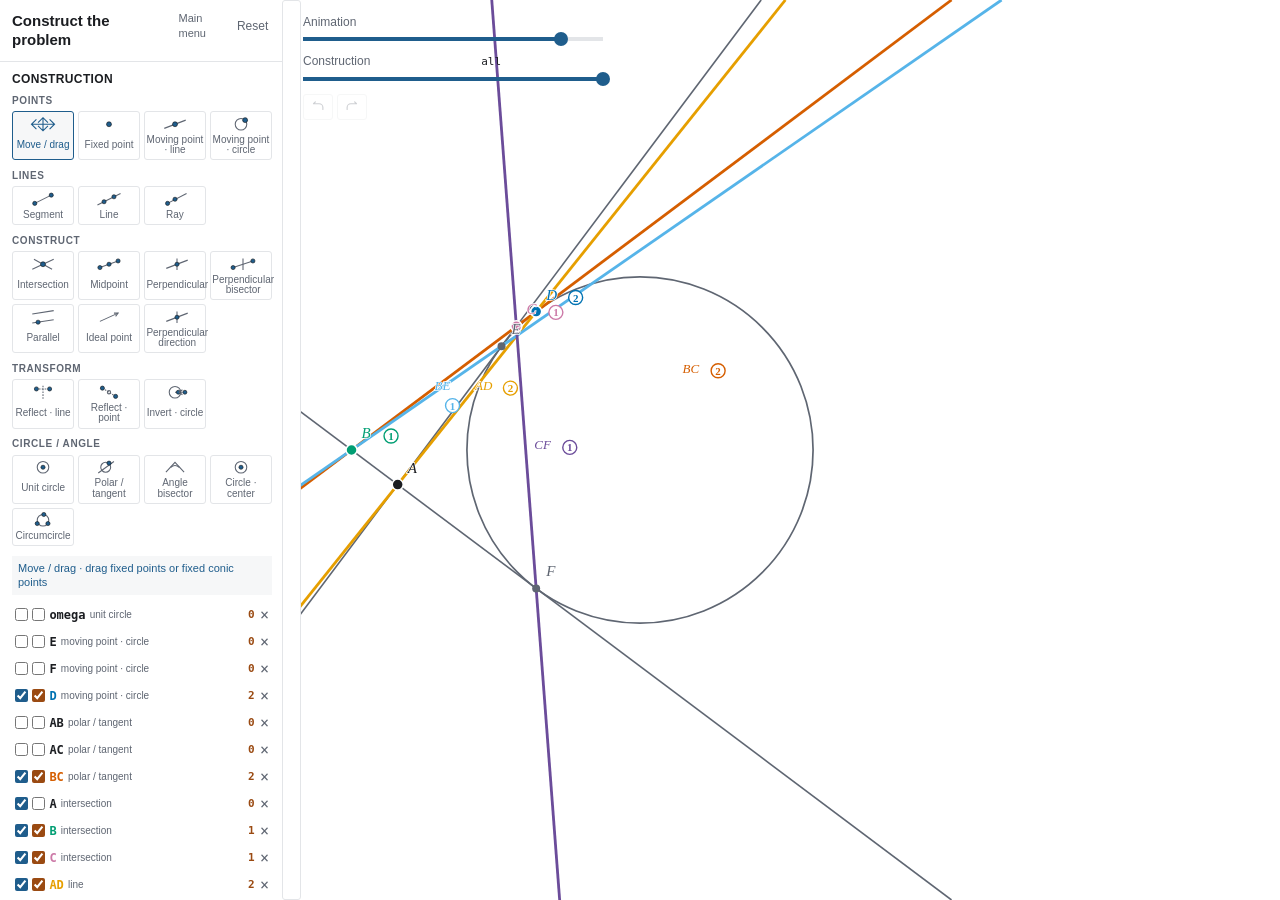
<file: prototype/index.html>
<!doctype html>
<html lang="en">
<head>
  <meta charset="utf-8">
  <meta name="viewport" content="width=device-width, initial-scale=1">
  <title>Fokozás applet editor</title>
  <script>try{const t=localStorage.getItem("mmp-theme");if(t)document.documentElement.dataset.theme=t}catch{}</script>
  <link rel="stylesheet" href="../site/static/style.css">
  <link rel="stylesheet" href="style.css">
</head>
<body>
  <main class="workbench author-layout">
    <section class="stage" aria-label="Animated construction">
      <div class="canvas-wrap">
        <svg id="canvas" viewBox="-3.4 -2.6 6.8 5.2" role="img" aria-label="Animated geometric construction"></svg>
      </div>
      <div class="stage-controls">
        <label class="range-label">Animation
          <input id="slider" type="range" min="-1" max="1" step="0.002" value="0.72" aria-label="Move animated point">
        </label>
        <label class="range-label construction-control">Construction <output id="stepValue">all</output>
          <input id="stepSlider" type="range" min="0" max="13" step="1" value="13" aria-label="Show construction steps">
        </label>
        <div class="history-controls" aria-label="History">
          <button id="undo" class="history-button" type="button" aria-label="Undo" title="Undo" disabled><svg viewBox="0 0 24 24" aria-hidden="true"><path d="M9 6H4l3-3M4 6h9a6 6 0 0 1 6 6v3"></path></svg></button>
          <button id="redo" class="history-button" type="button" aria-label="Redo" title="Redo" disabled><svg viewBox="0 0 24 24" aria-hidden="true"><path d="M15 6h5l-3-3M20 6h-9a6 6 0 0 0-6 6v3"></path></svg></button>
        </div>
      </div>
    </section>

    <aside class="panel">
      <section id="authorPanel">
        <div class="panel-title">
          <div><h2>Construct the problem</h2></div>
          <div class="panel-actions"><a class="back-link" href="../out/">Main menu</a><button class="quiet" id="reset" type="button">Reset</button></div>
        </div>

        <section class="editor-section">
          <div class="section-head"><h3>Construction</h3></div>
          <div id="toolPalette" class="tool-palette"></div>
          <div id="toolHelp" class="tool-help"></div>
          <div id="steps" class="step-list"></div>
        </section>

        <section class="editor-section">
          <div class="section-head"><h3>Claim</h3></div>
          <form id="claimForm" class="claim-form">
            <select id="claimOp" aria-label="Claim type"><option value="collinear">collinear</option><option value="concurrent">concurrent</option></select>
            <span id="claimArgs"></span>
            <button type="submit">Update claim</button>
          </form>
          <div class="claim-result" id="claimResult"></div>
        </section>

        <section class="editor-section">
          <div class="section-head"><h3>Degrees</h3></div>
          <div id="answers" class="answer-table"></div>
        </section>

        <section class="editor-section export-section">
          <div class="section-head"><h3>Export</h3></div>
          <div class="export-actions"><button id="downloadMmp" type="button">Download .mmp</button><button id="downloadJSON" type="button" class="secondary">Export JSON</button><label class="file-button">Import JSON<input id="importJSON" type="file" accept="application/json,.json"></label></div>
        </section>
      </section>

    </aside>
    <button id="resizeSidebar" class="sidebar-resize" type="button" aria-label="Resize tools"></button>
  </main>

  <div class="toast" id="toast" role="status" aria-live="polite"></div>
  <script type="module" src="app.js"></script>
</body>
</html>
</file>
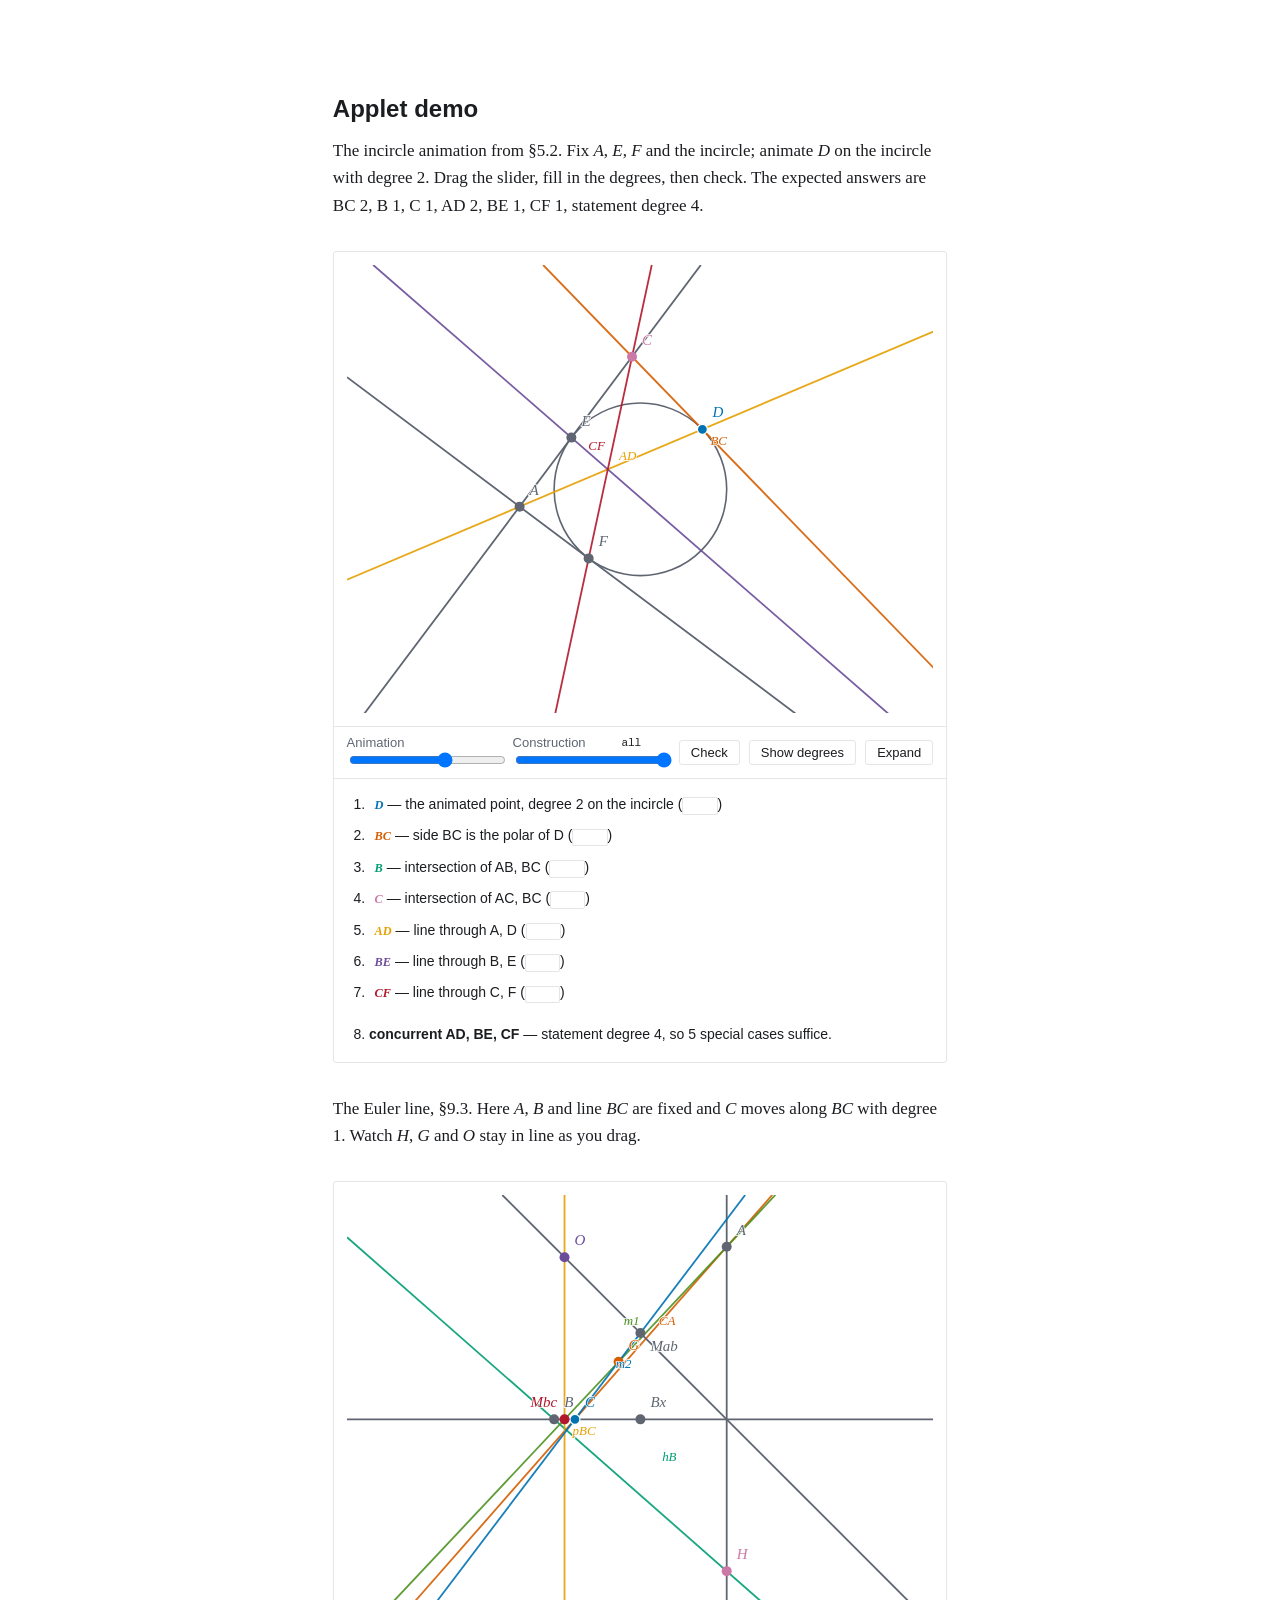
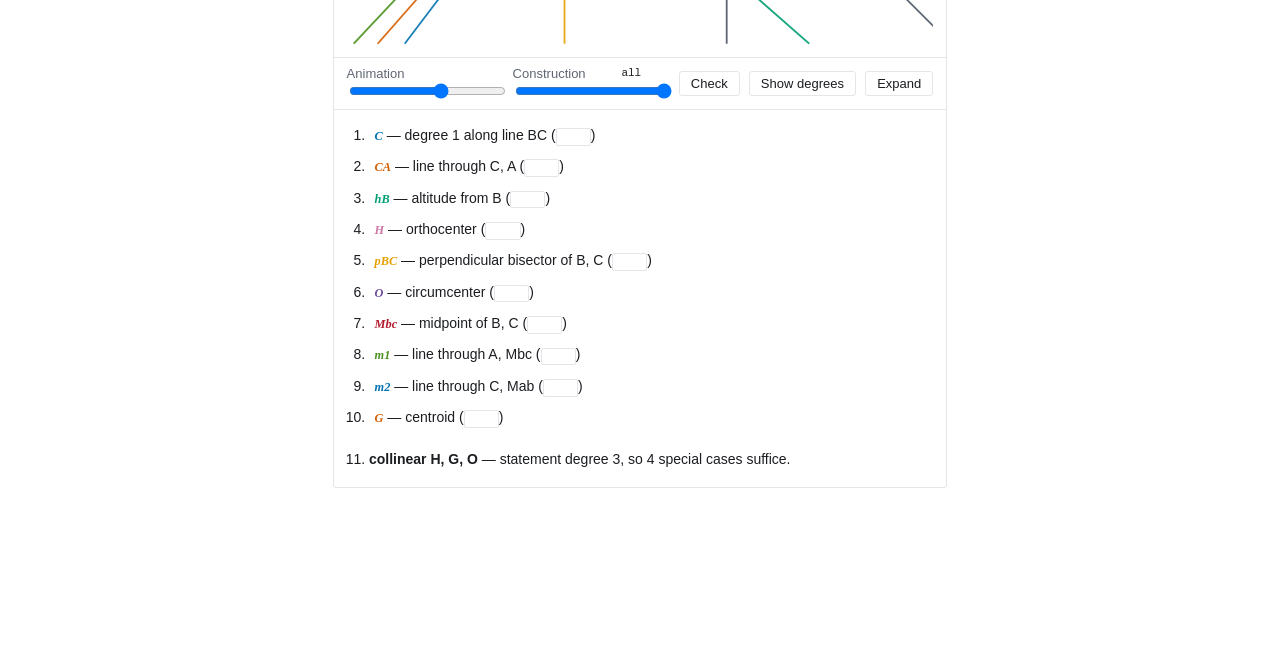
<file: site/static/mmp/demo.html>
<!doctype html>
<!--
  demo.html — the applet with no build pipeline behind it.

      cd site/static && python3 -m http.server 8000
      open http://localhost:8000/mmp/demo.html

  This exercises engine.js, applet.js and style.css in a real browser. If this
  page works, the interactive part of the site works; everything else is
  plumbing. Edit the construction below and reload to try your own.
-->
<html lang="en">
<head>
<meta charset="utf-8">
<meta name="viewport" content="width=device-width, initial-scale=1">
<title>MMP applet demo</title>
<link rel="stylesheet" href="../style.css">
<style>body { grid-template-columns: 1fr; } .content { max-width: 48rem; margin: 0 auto; }</style>
</head>
<body data-book="demo">
<div class="content">
<main>

<h2>Applet demo</h2>

<p>The incircle animation from §5.2. Fix <em>A</em>, <em>E</em>, <em>F</em> and
the incircle; animate <em>D</em> on the incircle with degree 2. Drag the slider,
fill in the degrees, then check. The expected answers are
BC 2, B 1, C 1, AD 2, BE 1, CF 1, statement degree 4.</p>

<div class="mmp" data-applet="mmp">
  <div class="mmp-figure"><p class="mmp-fallback">(static figure goes here)</p></div>
  <script type="text/mmp">
E  = circle 3          # tangency point on CA, fixed
F  = circle -2         # tangency point on AB, fixed
D  = circle $t         # the animated point, degree 2 on the incircle
AB = polar F           # side AB is the polar of F
AC = polar E           # side AC is the polar of E
BC = polar D           # side BC is the polar of D
A  = meet AB AC
B  = meet AB BC
C  = meet AC BC
AD = join A D
BE = join B E
CF = join C F
claim concurrent AD BE CF
  </script>
  <div class="mmp-controls">
    <label class="mmp-range">Animation
      <input class="mmp-slider" type="range" min="-1" max="1" step="0.002" value="0.25"
             aria-label="Move the animated point">
    </label>
    <label class="mmp-range">Construction <output class="mmp-construction-value">all</output>
      <input class="mmp-construction-slider" type="range" min="0" max="13" step="1" value="13"
             aria-label="Show construction steps">
    </label>
    <button data-act="check">Check</button>
    <button data-act="reveal">Show degrees</button>
    <button data-act="expand" aria-expanded="false">Expand</button>
  </div>
  <ol class="mmp-steps"></ol>
  <div class="mmp-error"></div>
</div>

<p>The Euler line, §9.3. Here <em>A</em>, <em>B</em> and line <em>BC</em> are
fixed and <em>C</em> moves along <em>BC</em> with degree 1. Watch
<em>H</em>, <em>G</em> and <em>O</em> stay in line as you drag.</p>

<div class="mmp" data-applet="mmp">
  <div class="mmp-figure"><p class="mmp-fallback">(static figure goes here)</p></div>
  <script type="text/mmp">
A   = free 1 2
B   = free -1 0
Bx  = free 0 0
C   = on B Bx $t       # degree 1 along line BC
BC  = join B C
CA  = join C A
hA  = perpline A BC    # altitude from A
hB  = perpline B CA    # altitude from B
H   = meet hA hB       # orthocenter
pAB = perpbis A B
pBC = perpbis B C
O   = meet pAB pBC     # circumcenter
Mbc = midpoint B C
Mab = midpoint A B
m1  = join A Mbc
m2  = join C Mab
G   = meet m1 m2       # centroid
claim collinear H G O
  </script>
  <div class="mmp-controls">
    <label class="mmp-range">Animation
      <input class="mmp-slider" type="range" min="-1" max="1" step="0.002" value="0.2"
             aria-label="Move the animated point">
    </label>
    <label class="mmp-range">Construction <output class="mmp-construction-value">all</output>
      <input class="mmp-construction-slider" type="range" min="0" max="17" step="1" value="17"
             aria-label="Show construction steps">
    </label>
    <button data-act="check">Check</button>
    <button data-act="reveal">Show degrees</button>
    <button data-act="expand" aria-expanded="false">Expand</button>
  </div>
  <ol class="mmp-steps"></ol>
  <div class="mmp-error"></div>
</div>

</main>
</div>
<script type="module" src="./applet.js"></script>
</body>
</html>
</file>
<file: site/static/style.css>
/* Plain documentation layout. One accent, no gradients, no motion beyond a
   reference flash. Everything sized in a single type scale. */

:root {
  color-scheme: light;
  --paper: #ffffff;
  --ink: #1b1d21;
  --muted: #5f6672;
  --rule: #e3e5e8;
  --wash: #f6f7f8;
  --accent: #1f5d8c;        /* construction-line blue */
  --accent-ink: #ffffff;
  --flag: #9a4a12;          /* degrees and coincidence counts */
  --diagram-filter: none;
  --theorem-border: #ed2839; --theorem-bg: #ffe4e3;
  --lemma-border: #006eb8; --lemma-bg: #e6eafa;
  --definition-border: #3c3c3c; --definition-bg: #e6e6e6;
  --exercise-border: #800080; --exercise-bg: #f6eafc;
  --example-border: #5a5a5a; --example-bg: #ffffff;
  --proof-border: #000000; --proof-bg: #ffffff;
  --sans: ui-sans-serif, "Inter", "Helvetica Neue", Arial, sans-serif;
  --serif: "Iowan Old Style", "Charter", "Georgia", "Nimbus Roman", serif;
  --math: "STIX Two Math", "Latin Modern Math", "Cambria Math", "Times New Roman", serif;
  --mono: ui-monospace, "SFMono-Regular", "JetBrains Mono", Menlo, monospace;
  --good: #2d8a50;
  --measure: 48rem;
}

@media (prefers-color-scheme: dark) {
  :root {
    color-scheme: dark;
    --paper: #14161a; --ink: #e6e8ea; --muted: #9aa1ab; --good: #78c990;
    --rule: #2a2e35; --wash: #1b1e23; --accent: #7fb2dc; --accent-ink: #14161a; --flag: #d99257;
    --diagram-filter: invert(.88) hue-rotate(180deg);
    --theorem-border: #ff7180; --theorem-bg: #3a2024;
    --lemma-border: #62b5eb; --lemma-bg: #1e2d3f;
    --definition-border: #a7adb3; --definition-bg: #2a2d31;
    --exercise-border: #d58ce7; --exercise-bg: #32233a;
    --example-border: #a6abb0; --example-bg: #222427;
    --proof-border: #969ba1; --proof-bg: transparent;
  }
}

html[data-theme="light"] {
  color-scheme: light;
  --paper: #ffffff; --ink: #1b1d21; --muted: #5f6672; --good: #2d8a50;
  --rule: #e3e5e8; --wash: #f6f7f8; --accent: #1f5d8c; --accent-ink: #ffffff; --flag: #9a4a12;
  --diagram-filter: none;
  --theorem-border: #ed2839; --theorem-bg: #ffe4e3;
  --lemma-border: #006eb8; --lemma-bg: #e6eafa;
  --definition-border: #3c3c3c; --definition-bg: #e6e6e6;
  --exercise-border: #800080; --exercise-bg: #f6eafc;
  --example-border: #5a5a5a; --example-bg: #ffffff;
  --proof-border: #000000; --proof-bg: #ffffff;
}
html[data-theme="dark"] {
  color-scheme: dark;
  --paper: #14161a; --ink: #e6e8ea; --muted: #9aa1ab; --good: #78c990;
  --rule: #2a2e35; --wash: #1b1e23; --accent: #7fb2dc; --accent-ink: #14161a; --flag: #d99257;
  --diagram-filter: invert(.88) hue-rotate(180deg);
  --theorem-border: #ff7180; --theorem-bg: #3a2024;
  --lemma-border: #62b5eb; --lemma-bg: #1e2d3f;
  --definition-border: #a7adb3; --definition-bg: #2a2d31;
  --exercise-border: #d58ce7; --exercise-bg: #32233a;
  --example-border: #a6abb0; --example-bg: #222427;
  --proof-border: #969ba1; --proof-bg: transparent;
}

* { box-sizing: border-box; }
html { -webkit-text-size-adjust: 100%; }
body {
  margin: 0; background: var(--paper); color: var(--ink);
  font: 400 17px/1.6 var(--serif);
  display: grid; grid-template-columns: 18rem minmax(0, 1fr); min-width: 0;
}

/* ---------------------------------------------------------------- sidebar */

.sidebar {
  border-right: 1px solid var(--rule); padding: 2rem 1.3rem 4rem;
  position: sticky; top: 0; height: 100vh; overflow: hidden; display: flex; flex-direction: column;
  min-width: 0; font-family: var(--sans); font-size: 15px;
}
.sidebar-head { display: flex; align-items: flex-start; justify-content: space-between; gap: .6rem; }
.sidebar h1 { font: 600 16px/1.3 var(--sans); letter-spacing: .01em; margin: 0 0 .2rem; }
.sidebar .sub { color: var(--muted); font-size: 13px; margin: 0 0 1.6rem; }
.sidebar-close { flex: 0 0 auto; border: 0; padding: .05rem .25rem; color: var(--muted); background: transparent; cursor: pointer; font: 24px/1 var(--sans); }
.sidebar-close:hover { color: var(--accent); }
.booktabs { display: flex; gap: .35rem; margin-bottom: 1.4rem; }
.booktabs a {
  flex: 1; min-width: 0; text-align: center; padding: .35rem .3rem; border: 1px solid var(--rule);
  border-radius: 3px; text-decoration: none; color: var(--muted); font-size: 14px;
  white-space: nowrap; overflow-wrap: normal;
}
.booktabs .editor-tab { color: var(--accent); }
.sidebar .booktabs a[aria-current] { color: var(--accent-ink); background: var(--accent); border-color: var(--accent); }
.theme-toggle {
  width: 100%; margin: 0 0 .4rem; padding: .35rem .5rem; border: 1px solid var(--rule);
  border-radius: 3px; background: transparent; color: var(--muted); cursor: pointer;
  font: 13px var(--sans); text-align: left;
}
.theme-toggle:hover { color: var(--accent); border-color: var(--accent); }
.sidebar .toc { flex: 1; min-height: 0; overflow-y: auto; margin: 0 -1.3rem; padding: 0 1.3rem 2rem; }
.toc summary {
  display: flex; justify-content: space-between; align-items: center;
  margin: 1.3rem 0 .45rem; padding-top: 1rem;
  border-top: 1px solid var(--rule); color: var(--muted);
  font: 600 12px/1 var(--sans); letter-spacing: .08em; text-transform: uppercase;
  list-style: none; pointer-events: none;
}
.toc summary::-webkit-details-marker { display: none; }
.toc summary span { font: 400 12px var(--mono); letter-spacing: 0; }
.sidebar ol { list-style: none; margin: 0; padding: 0; }
.sidebar li { margin: 0 0 .08rem; }
.sidebar a { color: var(--ink); text-decoration: none; display: block; padding: .18rem 0; }
.sidebar a:hover { color: var(--accent); }
.sidebar a[aria-current] { color: var(--accent); font-weight: 600; }
.sidebar .num { color: var(--muted); font-family: var(--mono); font-size: 13px; margin-right: .5rem; }
.sidebar .subsections { margin: .05rem 0 .45rem 1.35rem; padding-left: .65rem; border-left: 1px solid var(--rule); }
.sidebar .chapter:not(.is-current) .subsections { display: none; }
.sidebar .subsections a { color: var(--muted); font-size: 13px; line-height: 1.35; }
.sidebar .subsections a:hover { color: var(--accent); }
.sidebar .subsections .num { font-size: 11px; margin-right: .35rem; }
.sidebar .chapter.is-current > a { margin-left: -.45rem; padding-left: .45rem; border-left: 2px solid var(--accent); }
.sidebar-reopen { display: none; position: fixed; z-index: 10; top: 1rem; left: 1rem; align-items: center; gap: .4rem; border: 1px solid var(--rule); border-radius: 3px; padding: .35rem .6rem; color: var(--muted); background: var(--paper); cursor: pointer; font: 13px var(--sans); box-shadow: 0 2px 8px color-mix(in srgb, var(--ink) 10%, transparent); }
.sidebar-reopen:hover { color: var(--accent); border-color: var(--accent); }
.sidebar-scrim { display: none; }
html[data-sidebar="closed"] body:not(.split) { grid-template-columns: minmax(0, 1fr); }
html[data-sidebar="closed"] body:not(.split) .sidebar { display: none; }
html[data-sidebar="closed"] body:not(.split) .sidebar-reopen { display: flex; }
body.split .sidebar-reopen, body.split .sidebar-scrim { display: none; }

/* ------------------------------------------------------------------ prose */

.content { padding: 3.5rem clamp(2rem, 6vw, 7rem) 8rem; min-width: 0; }
main { width: 100%; max-width: var(--measure); min-width: 0; }
html[data-sidebar="closed"] .content main { margin-inline: auto; }
.pager { display: flex; justify-content: space-between; gap: 1rem; margin-top: 2rem; }
h2, h3, h4 { font-family: var(--sans); line-height: 1.25; margin: 2.4rem 0 .8rem; }
h2 { font-size: 1.5rem; font-weight: 650; }
h3 { font-size: 1.15rem; font-weight: 600; }
h4 { font-size: 1rem; font-weight: 600; }
p { margin: 0 0 1rem; }
a { color: var(--accent); text-decoration-thickness: 1px; text-underline-offset: 2px; }
code, .mmp-input, .num { font-family: var(--mono); font-size: .88em; }
figure { margin: 1.8rem 0; text-align: center; }
figure > img, figure > object { display: block; margin-inline: auto; }
figcaption { font: 400 14px/1.5 var(--sans); color: var(--muted); margin-top: .5rem; }
img { max-width: 100%; height: auto; }
img.ltx_graphics, .mmp-fallback { filter: var(--diagram-filter); }
table.ltx_equation { max-width: 100%; margin: 1rem auto; text-align: center; }
a { overflow-wrap: anywhere; }

/* LaTeXML puts the marker beside a block paragraph; align both as columns. */
ul.ltx_itemize, ol.ltx_enumerate { list-style: none; margin: .8rem 0 1.1rem; padding: 0; }
.ltx_itemize > .ltx_item, .ltx_enumerate > .ltx_item {
  display: grid; grid-template-columns: 1.25rem minmax(0, 1fr);
  column-gap: .65rem; align-items: baseline; margin: .45rem 0;
}
.ltx_item > .ltx_tag_item { grid-column: 1; color: var(--ink); }
.ltx_item > .ltx_para { grid-column: 2; min-width: 0; margin: 0; }
.ltx_item > .ltx_para > .ltx_p { margin: 0; }

/* theorem-like environments, keyed by the LaTeX environment name */
.thm { margin: 1.4rem 0; padding: .8rem 1.1rem .85rem; border-left: 3px solid var(--rule); background: var(--definition-bg); }
.thm .ltx_title_theorem { margin: 0 0 .7rem; font: 600 .78rem/1.3 var(--sans); color: var(--muted); }
.thm .ltx_title_theorem .ltx_tag { color: var(--ink); }
.thm > .ltx_para { margin: .6rem 0; }
.thm > .ltx_para:first-of-type { margin-top: 0; }
.thm > .ltx_para:last-child { margin-bottom: 0; }
.thm .ltx_p { margin: 0; }
.thm-theorem { border-left-color: var(--theorem-border); background: var(--theorem-bg); }
.thm-lemma, .thm-corollary { border-left-color: var(--lemma-border); background: var(--lemma-bg); }
.thm-definition { border-left-color: var(--definition-border); background: var(--definition-bg); }
.thm-remark, .thm-example { border-left-color: var(--example-border); background: var(--example-bg); }
.thm-exercise { border-left-color: var(--exercise-border); background: var(--exercise-bg); }
.proof { margin: 1.25rem 0 1.5rem; padding: .75rem 1.1rem .8rem; border-left: 2px solid var(--proof-border); background: var(--proof-bg); }
.proof .ltx_title_proof { margin: 0 0 .55rem; font: 600 .78rem/1.3 var(--sans); color: var(--muted); }
.proof > .ltx_para { margin: .5rem 0; }
.proof > .ltx_para:first-of-type { margin-top: 0; }
.proof > .ltx_para:last-child { margin-bottom: 0; }
.proof .ltx_p { margin: 0; }
.qed { display: inline-block; width: .68em; height: .68em; margin-left: .48em; border: .1em solid var(--muted); vertical-align: -.03em; }

.xref[data-book] { white-space: nowrap; }
.flash { animation: flash 1.2s ease-out; }
@keyframes flash { from { background: color-mix(in srgb, var(--accent) 18%, transparent); } to { background: transparent; } }
@media (prefers-reduced-motion: reduce) { .flash { animation: none; } }

/* ------------------------------------------------------------ split pane */

#pane { display: none; }
body.split { grid-template-columns: minmax(0, 1fr) minmax(0, 1fr); }
body.split .sidebar { display: none; }
body.split .content { padding: 3rem clamp(1.5rem, 3vw, 3rem) 6rem; }
body.split #pane {
  display: flex; flex-direction: column; border-left: 1px solid var(--rule);
  position: sticky; top: 0; height: 100vh;
}
.pane-bar {
  display: flex; align-items: center; justify-content: space-between; gap: 1rem;
  padding: .6rem 1.2rem; border-bottom: 1px solid var(--rule);
  font: 500 13px/1 var(--sans);
}
.pane-bar a { text-decoration: none; }
.pane-bar button { border: 0; background: none; color: var(--muted); cursor: pointer; font: inherit; }
.pane-body { overflow-y: auto; padding: 2rem 2rem 6rem; }
.pane-body main { max-width: none; }

/* An applet expansion keeps the manuscript in the middle and uses the
   existing reference pane for the interactive worksheet. */
body.mmp-split { grid-template-columns: 2.6rem minmax(0, 1fr) minmax(28rem, .9fr); height: 100vh; }
body.mmp-split .sidebar { display: flex; width: 2.6rem; padding: 0; overflow: hidden; }
body.mmp-split .sidebar > * { display: none; }
body.mmp-split .sidebar::after { content: ""; width: 2px; height: 2rem; margin: 1.2rem auto; background: var(--accent); opacity: .7; }
body.mmp-split .sidebar-reopen { display: flex; top: .95rem; left: .55rem; width: 1.5rem; height: 1.5rem; align-items: center; justify-content: center; padding: 0; font-size: 15px; box-shadow: none; }
body.mmp-split .sidebar-reopen span { display: none; }
html[data-sidebar="closed"] body.mmp-split .sidebar { display: flex; }
body.mmp-split .content { min-width: 0; max-width: none; height: 100vh; min-height: 100vh; align-self: stretch; overflow-y: auto; padding: 3rem clamp(1.5rem, 4vw, 4rem) 6rem; }
body.mmp-split #pane { display: flex; flex-direction: column; min-width: 0; }
body.mmp-split #pane .pane-bar { position: relative; inset: auto; flex: 0 0 auto; justify-content: flex-end; min-height: 2.25rem; padding: .35rem .7rem; }
body.mmp-split #pane .pane-title { display: none; }
body.mmp-split #pane .pane-bar button { width: 1.5rem; height: 1.5rem; padding: 0; border: 1px solid var(--rule); border-radius: 50%; background: var(--paper); font-size: 0; }
body.mmp-split #pane .pane-bar button::before { content: "×"; font-size: 1.1rem; line-height: 1; }
body.mmp-split #pane .pane-body { display: flex; flex: 1; min-height: 0; padding: 0; overflow: hidden; }
body.mmp-split #pane .mmp { display: flex; flex: 1; flex-direction: column; min-height: 0; margin: 0; border: 0; overflow: hidden; }
body.mmp-split #pane .mmp-figure { display: flex; flex: 1; min-height: 0; padding: 1.2rem 1.4rem .6rem; }
body.mmp-split #pane .mmp-canvas { width: 100%; height: 100%; max-height: none; }
body.mmp-split #pane .mmp-controls { flex: 0 0 auto; flex-wrap: wrap; padding: .55rem .8rem; }
body.mmp-split #pane .mmp-slider { flex-basis: 100%; }
body.mmp-split #pane .mmp-steps { align-self: flex-end; width: min(100%, 36rem); max-height: 32%; overflow: auto; border-top: 1px solid var(--rule); }
.mmp-origin-expanded { display: none !important; }

/* --------------------------------------------------------------- applets */

.mmp { position: relative; margin: 2rem 0; border: 1px solid var(--rule); border-radius: 3px; background: var(--paper); overflow: hidden; }
.mmp-figure { padding: .8rem; }
.mmp.is-live .mmp-fallback { display: none; }
.mmp-canvas { width: 100%; height: auto; display: block; aspect-ratio: 6.8 / 5.2; cursor: grab; user-select: none; -webkit-user-select: none; touch-action: none; }
.mmp-canvas.is-panning { cursor: grabbing; }
.mmp-conic { fill: none; stroke: var(--muted); stroke-width: 1.6px; vector-effect: non-scaling-stroke; }
.mmp-conic.mmp-colored { stroke: var(--object-color); opacity: .9; }
.mmp-conic.mmp-important { stroke: var(--ink); opacity: 1; }
.mmp-line { stroke: var(--muted); stroke-width: 1.8px; opacity: 1; vector-effect: non-scaling-stroke; }
.mmp-line.mmp-colored { stroke: var(--object-color); opacity: .9; }
.mmp-line.mmp-important { stroke: var(--ink); opacity: 1; }
.mmp-point { fill: var(--muted); opacity: 1; }
.mmp-point.mmp-colored { fill: var(--object-color); opacity: 1; }
.mmp-point.mmp-important { fill: var(--ink); opacity: 1; }
.mmp-point.mmp-animated { stroke: var(--paper); stroke-width: 1.2px; vector-effect: non-scaling-stroke; }
.mmp-ideal-arrow { fill: none; stroke: var(--object-color, var(--muted)); stroke-width: 1.5px; vector-effect: non-scaling-stroke; }
.mmp-label { fill: var(--muted); font-family: var(--math); font-style: italic; paint-order: stroke; stroke: var(--paper); stroke-width: 1.5px; vector-effect: non-scaling-stroke; pointer-events: none; }
.mmp-label.mmp-colored { fill: var(--object-color); }
.mmp-label.mmp-important { fill: var(--ink); }
.mmp-degree-ring { fill: var(--paper); stroke: var(--degree-color); stroke-width: 1.4px; vector-effect: non-scaling-stroke; }
.mmp-degree { fill: var(--degree-color); font-family: var(--math); font-style: normal; font-weight: 600; pointer-events: none; }

.mmp-controls { display: flex; align-items: center; gap: .55rem; padding: .5rem .8rem; border-top: 1px solid var(--rule); font: 13px var(--sans); }
.mmp-range { display: grid; grid-template-columns: auto auto; align-items: center; gap: 0 .45rem; flex: 1 1 9rem; min-width: 8rem; color: var(--muted); }
.mmp-range input { grid-column: 1 / -1; width: 100%; }
.mmp-range output { color: var(--ink); font: 11px var(--mono); }
.mmp-slider, .mmp-construction-slider { min-width: 6rem; }
.mmp-controls button { font: inherit; padding: .25rem .7rem; border: 1px solid var(--rule); border-radius: 3px; background: var(--paper); color: var(--ink); cursor: pointer; }
.mmp-controls button:hover { border-color: var(--accent); color: var(--accent); }

.mmp-steps { margin: 0; padding: .6rem 1.1rem .9rem 2.2rem; border-top: 1px solid var(--rule); font: 14px/1.9 var(--sans); }
.mmp-steps code { font-family: var(--math); font-style: italic; font-weight: 600; }
.mmp-input { width: 2.2rem; text-align: center; border: 1px solid var(--rule); border-radius: 2px; background: var(--paper); color: var(--flag); padding: .05rem .1rem; }
.mmp-input.is-right { border-color: var(--good); color: var(--good); background: color-mix(in srgb, var(--good) 10%, transparent); }
.mmp-input.is-wrong { border-color: var(--flag); background: color-mix(in srgb, var(--flag) 10%, transparent); }
.mmp-why { display: none; color: var(--muted); font-family: var(--mono); font-size: 12px; }
.mmp-step.has-answer .mmp-why { display: inline; }
.mmp-claim { margin-top: .4rem; padding-top: .4rem; }
.mmp-error { color: var(--flag); font: 13px var(--mono); padding: 0 .8rem; }
.mmp-step { padding: .15rem .35rem; border-radius: 2px; }
.mmp-step.mmp-focus { background: transparent; }
.mmp-example-degree { color: var(--good); font-family: var(--mono); font-weight: 600; }
.mmp.is-expanded { position: fixed; z-index: 101; top: 4vh; right: 2vw; bottom: 4vh; left: 50vw; width: auto; max-width: none; margin: 0; overflow: auto; box-shadow: 0 1rem 3rem color-mix(in srgb, var(--ink) 24%, transparent); }
body.mmp-has-expanded { overflow: hidden; }
body.mmp-has-expanded::before { content: ""; position: fixed; z-index: 100; inset: 0; background: color-mix(in srgb, var(--ink) 42%, transparent); }
.mmp.is-expanded .mmp-canvas { max-height: 52vh; }

/* ---------------------------------------------------------------- narrow */

@media (max-width: 62rem) {
  body, body.split { grid-template-columns: minmax(0, 1fr); width: 100%; }
  .sidebar, .content { width: 100%; max-width: 100%; }
  .sidebar { position: fixed; z-index: 20; inset: 0 auto 0 0; width: min(20rem, calc(100vw - 2rem)); height: 100dvh; overflow: hidden; display: flex; border-right: 1px solid var(--rule); border-bottom: 0; transform: translateX(-105%); box-shadow: 0 0 2rem color-mix(in srgb, var(--ink) 18%, transparent); transition: transform .18s ease; }
  html[data-sidebar="open"] .sidebar { transform: translateX(0); }
  .sidebar .toc { overflow-y: auto; margin: 0 -1.3rem; padding: 0 1.3rem 2rem; }
  .sidebar-scrim { position: fixed; z-index: 15; inset: 0; border: 0; background: color-mix(in srgb, var(--ink) 38%, transparent); }
  html[data-sidebar="open"] .sidebar-scrim { display: block; }
  html[data-sidebar="open"] body:not(.split) .sidebar-reopen { display: none; }
  html:not([data-sidebar="open"]) body:not(.split) .sidebar-reopen { display: flex; }
  .content { padding-top: 4.4rem; }
  .toc summary {
    display: flex; justify-content: space-between; align-items: center;
    padding: .55rem 0; color: var(--muted); cursor: pointer;
    margin: 1rem 0 .4rem; border-top: 1px solid var(--rule);
    font-family: var(--sans); font-size: 13px; font-weight: 600;
    letter-spacing: 0; text-transform: none; pointer-events: auto;
  }
  .toc summary span { font: 400 12px var(--sans); }
  .toc summary::marker { color: var(--accent); }
  .toc ol { display: none; }
  .toc[open] ol { display: block; }
  .content { width: 100%; max-width: 100vw; padding: 1.6rem 1.2rem 5rem; }
  .content main { max-width: calc(100vw - 2.4rem); }
  body.split #pane { display: none; }
  body.mmp-split { grid-template-columns: 1fr; }
  body.mmp-split .sidebar { display: none; }
  html[data-sidebar="closed"] body.mmp-split .sidebar { display: none; }
  body.mmp-split .sidebar-reopen { display: none; }
  body.mmp-split .content { max-height: 50vh; }
  body.mmp-split #pane { position: fixed; z-index: 30; inset: 50vh 0 0; display: flex; background: var(--paper); }
  body.mmp-split #pane .mmp { display: flex; flex-direction: column; }
  body.mmp-split #pane .mmp-figure { position: static; flex: 1; min-height: 0; padding: .7rem; }
  body.mmp-split #pane .mmp-controls, body.mmp-split #pane .mmp-steps { position: static; width: auto; max-height: none; }
  .mmp-controls { flex-wrap: wrap; gap: .45rem; }
  .mmp-range { order: 0; flex-basis: calc(100% - 1rem); }
  .mmp-controls button { order: 1; }
  .mmp.is-expanded { top: 1rem; right: 1rem; bottom: 1rem; left: 1rem; }
}

:focus-visible { outline: 2px solid var(--accent); outline-offset: 2px; }
</file>
<file: prototype/style.css>
:root {
  --sidebar: 19rem;
}

* { box-sizing: border-box; }
html, body { min-width: 0; min-height: 100%; margin: 0; overflow: hidden; color: var(--ink); background: var(--paper); font: 400 15px/1.35 var(--sans); }
body { display: block; }
button, input, select { font: inherit; }
button { cursor: pointer; }
button:focus-visible, input:focus-visible, select:focus-visible { outline: 2px solid var(--accent); outline-offset: 2px; }

.workbench { position: relative; width: 100vw; max-width: none; height: 100vh; }
.stage { position: absolute; inset: 0; display: flex; flex-direction: column; background: var(--paper); }
.canvas-wrap { flex: 1; min-height: 0; user-select: none; -webkit-user-select: none; }
#canvas, #canvas * { user-select: none; -webkit-user-select: none; -webkit-user-drag: none; }
#canvas { display: block; width: 100%; height: 100%; background: var(--paper); cursor: crosshair; touch-action: none; }
#canvas.move-tool { cursor: grab; }
#canvas.move-tool:active { cursor: grabbing; }

.stage-controls { position: absolute; z-index: 3; top: .7rem; left: calc(var(--sidebar) + 1.2rem); display: grid; width: min(20rem, max(8rem, calc(100vw - var(--sidebar) - 2rem))); gap: .3rem; padding: .2rem 0; font-size: 12px; }
.range-label { display: grid; grid-template-columns: auto auto; align-items: center; gap: 0 .6rem; width: 100%; color: var(--muted); }
.range-label input { grid-column: 1 / -1; width: 100%; accent-color: var(--accent); }
.range-label output { color: var(--ink); font: 11px var(--mono); }
.construction-control { max-width: none; }
.history-controls { display: flex; gap: .25rem; margin-top: .1rem; }
.history-button { display: grid; width: 2rem; height: 1.7rem; place-items: center; padding: 0 !important; border: 1px solid var(--rule) !important; border-radius: 3px; color: var(--muted) !important; background: transparent !important; }
.history-button svg { width: 1rem; height: 1rem; fill: none; stroke: currentColor; stroke-width: 1.8; stroke-linecap: round; stroke-linejoin: round; }
.history-button:hover:not(:disabled) { color: var(--accent) !important; }
.history-button:disabled { opacity: .3; cursor: default; }

.panel { position: fixed; z-index: 4; top: 0; bottom: 0; left: 0; width: var(--sidebar); overflow: auto; border-right: 1px solid var(--rule); background: var(--paper); transition: transform .16s ease; }
.panel-title { position: sticky; top: 0; z-index: 1; display: flex; align-items: start; justify-content: space-between; gap: .6rem; padding: .75rem .8rem; border-bottom: 1px solid var(--rule); background: var(--paper); }
h2 { margin: .05rem 0 0; font-size: 15px; font-weight: 600; }
h3 { margin: 0; font-size: 12px; font-weight: 600; letter-spacing: .03em; text-transform: uppercase; }
.panel-actions { display: flex; gap: .15rem; }
.quiet { padding: .1rem .25rem; border: 0; color: var(--muted); background: transparent; font-size: 12px; }
.quiet:hover { color: var(--accent); }
.editor-section { padding: .7rem .8rem; border-bottom: 1px solid var(--rule); }
.export-section { border-bottom: 0; }
.section-head { display: flex; align-items: baseline; justify-content: space-between; gap: .6rem; margin-bottom: .5rem; }

button:not(.quiet) { padding: .25rem .55rem; border: 1px solid var(--rule); border-radius: 3px; color: var(--ink); background: var(--paper); font-size: 12px; }
button:not(.quiet):hover { color: var(--accent); border-color: var(--accent); }
button.secondary { color: var(--muted) !important; background: transparent !important; }
input, select { min-width: 0; padding: .2rem .3rem; border: 1px solid var(--rule); border-radius: 2px; color: var(--ink); background: var(--paper); }
input[type="range"] { appearance: none; width: calc(100% + 14px); height: 1rem; margin-left: -7px; padding: 0; border: 0; border-radius: 0; background: linear-gradient(to right, var(--accent) 0 var(--range-progress, 50%), var(--rule) var(--range-progress, 50%) 100%) center / calc(100% - 14px) 4px no-repeat; }
input[type="range"]::-webkit-slider-runnable-track { height: 4px; border-radius: 999px; background: transparent; }
input[type="range"]::-webkit-slider-thumb { width: 14px; height: 14px; margin-top: -5px; appearance: none; border: 0; border-radius: 50%; background: var(--accent); }
input[type="range"]::-moz-range-track { height: 4px; border: 0; border-radius: 999px; background: transparent; }
input[type="range"]::-moz-range-progress { height: 4px; border-radius: 999px; background: transparent; }
input[type="range"]::-moz-range-thumb { width: 14px; height: 14px; border: 0; border-radius: 50%; background: var(--accent); }

.tool-palette { display: grid; gap: .65rem; margin: .2rem 0 .65rem; }
.tool-group h4 { margin: 0 0 .25rem; color: var(--muted); font-size: 10px; letter-spacing: .06em; text-transform: uppercase; }
.tool-grid { display: grid; grid-template-columns: repeat(4, 1fr); gap: .25rem; }
.tool-button { display: grid; justify-items: center; gap: .15rem; min-width: 0; padding: .25rem .1rem !important; color: var(--muted) !important; font-size: 10px !important; line-height: 1.05; text-align: center; }
.tool-button.selected { color: var(--accent) !important; border-color: var(--accent) !important; background: var(--wash) !important; }
.tool-button:disabled { opacity: .38; cursor: not-allowed; }
.tool-icon { display: block; width: 2rem; height: 1.1rem; }
.tool-icon svg { display: block; width: 100%; height: 100%; }
.tool-icon line, .tool-icon circle, .tool-icon path { stroke: currentColor; stroke-width: 1.3; fill: none; }
.tool-icon circle.point { fill: var(--accent); stroke: var(--ink); stroke-width: .8; }
.tool-help { margin: .3rem 0 .5rem; padding: .3rem .4rem; color: var(--accent); background: var(--wash); font-size: 11px; }

.step-list, .answer-table { display: grid; align-content: start; gap: .1rem; }
.step-row { display: flex; min-height: 0; align-items: center; justify-content: space-between; gap: .4rem; padding: .25rem .2rem; }
.step-main { display: flex; align-items: center; gap: .28rem; min-width: 0; }
.step-main span { overflow: hidden; color: var(--muted); font-size: 10px; text-overflow: ellipsis; white-space: nowrap; }
code { color: var(--ink); font: 600 12px var(--mono); }
.step-row.proof-object code { color: var(--object-color); }
.step-row.previewed { opacity: .42; }
.step-row.current { opacity: 1; }
.proof-toggle, .degree-toggle { width: 13px; height: 13px; margin: 0; accent-color: var(--accent); }
.degree-toggle { accent-color: var(--flag); }
.step-meta { display: flex; align-items: center; gap: .35rem; color: var(--flag); font: 11px var(--mono); }
.remove { padding: 0 !important; border: 0 !important; color: var(--muted) !important; background: transparent !important; font-size: 15px !important; }

.claim-form { display: grid; grid-template-columns: auto 1fr auto; align-items: center; gap: .3rem; font: 12px var(--sans); }
.claim-form button, .claim-form select { font: 12px var(--sans); }
#claimArgs { display: flex; gap: .2rem; min-width: 0; }
#claimArgs select { width: 100%; }
.claim-result { margin-top: .45rem; color: var(--muted); font: 11px var(--sans); }
.claim-result.good { color: var(--accent); }
.claim-result.bad { color: var(--flag); }
.answer-table { gap: .15rem; }
.answer-row { display: grid; grid-template-columns: 1fr .6fr .8fr; align-items: center; gap: .35rem; padding: .2rem; }
.answer-row input { width: 3.2rem; color: var(--flag); font: 11px var(--mono); }
.answer-header { color: var(--muted); font-size: 10px; text-transform: uppercase; }
.engine-degree { color: var(--accent); font: 11px var(--mono); }
.export-actions { display: flex; flex-wrap: wrap; gap: .3rem; }
.file-button { display: inline-block; padding: .25rem .55rem; border: 1px solid var(--rule); border-radius: 3px; color: var(--muted); font-size: 12px; cursor: pointer; }
.file-button input { display: none; }
.back-link { color: var(--muted); font-size: 11px; text-decoration: none; }
.back-link:hover { color: var(--accent); }

.construction-line { stroke: var(--accent); stroke-width: 2.5px; vector-effect: non-scaling-stroke; }
.construction-line.supporting { stroke: var(--muted); opacity: 1; stroke-width: 1.6px; }
.construction-line.proof-object { stroke: var(--object-color); opacity: .88; }
.construction-line.important { stroke: var(--ink); opacity: 1; }
.construction-line.focused { opacity: 1; stroke-width: 2.8px; }
.construction-line.selected { stroke: var(--flag); opacity: 1; stroke-width: 3.2px; }
.construction-conic { fill: none; stroke: var(--muted); stroke-width: 1.7px; vector-effect: non-scaling-stroke; }
.construction-conic.proof-object { stroke: var(--object-color); opacity: .88; }
.construction-conic.important { stroke: var(--ink); opacity: 1; }
.construction-conic.focused { stroke-width: 2.1px; opacity: 1; }
.construction-conic.selected { stroke: var(--flag); stroke-width: 2.4px; }
.construction-point { fill: var(--ink); }
.construction-point.supporting { fill: var(--muted); opacity: 1; }
.construction-point.proof-object { fill: var(--object-color); }
.construction-point.important { fill: var(--ink); }
.construction-point.animated { stroke: var(--paper); stroke-width: 1px; vector-effect: non-scaling-stroke; }
.construction-point.focused { stroke: var(--paper); stroke-width: 1.5px; vector-effect: non-scaling-stroke; }
.construction-point.selected { stroke: var(--flag); stroke-width: 1.8px; vector-effect: non-scaling-stroke; }
.object-hit { opacity: .001; pointer-events: all; cursor: pointer; }
.line-hit, .locus-hit { fill: none; stroke: var(--accent); stroke-width: 14px; vector-effect: non-scaling-stroke; pointer-events: stroke; }
.point-hit { fill: #000; stroke: none; cursor: grab; }
.construction-preview { stroke: var(--flag); stroke-width: .025; stroke-dasharray: .08 .06; opacity: .75; pointer-events: none; }
.object-label { fill: var(--muted); font: .085px var(--math); font-style: italic; font-weight: 500; paint-order: stroke; stroke: var(--paper); stroke-width: 1.5px; vector-effect: non-scaling-stroke; pointer-events: none; }
.object-label.colored { fill: var(--object-color); }
.object-label.important { fill: var(--ink); }
.line-label { font-size: .08px; }
.degree-badge-ring { fill: var(--paper); stroke: var(--degree-color); stroke-width: 1.4px; vector-effect: non-scaling-stroke; }
.degree-badge { fill: var(--degree-color); font: .06px var(--math); font-style: normal; font-weight: 600; pointer-events: none; }
.ideal-point-arrow { fill: none; stroke: var(--object-color, var(--ink)); stroke-width: 1.5px; vector-effect: non-scaling-stroke; }
.toast { position: fixed; right: 1rem; bottom: 1rem; z-index: 10; padding: .4rem .55rem; border: 1px solid var(--rule); color: var(--muted); background: var(--paper); font-size: 12px; opacity: 0; pointer-events: none; }
.toast.visible { opacity: 1; }

.sidebar-closed .panel { transform: translateX(-100%); }
.sidebar-closed .stage-controls { left: 5rem; width: min(20rem, max(8rem, calc(100vw - 6rem))); }
.sidebar-resize { position: fixed; z-index: 5; top: 0; bottom: 0; left: calc(var(--sidebar) - 3px); width: 6px; padding: 0; border: 0; background: transparent; cursor: col-resize; }
.sidebar-resize:hover, .sidebar-resize:focus-visible { background: var(--accent); opacity: .35; outline: 0; }
.sidebar-closed .sidebar-resize { display: block; left: 0; width: 8px; background: var(--rule); opacity: .9; }
@media (max-width: 700px) {
  :root { --sidebar: 16rem; }
  .tool-grid { grid-template-columns: repeat(3, 1fr); }
}
</file>
